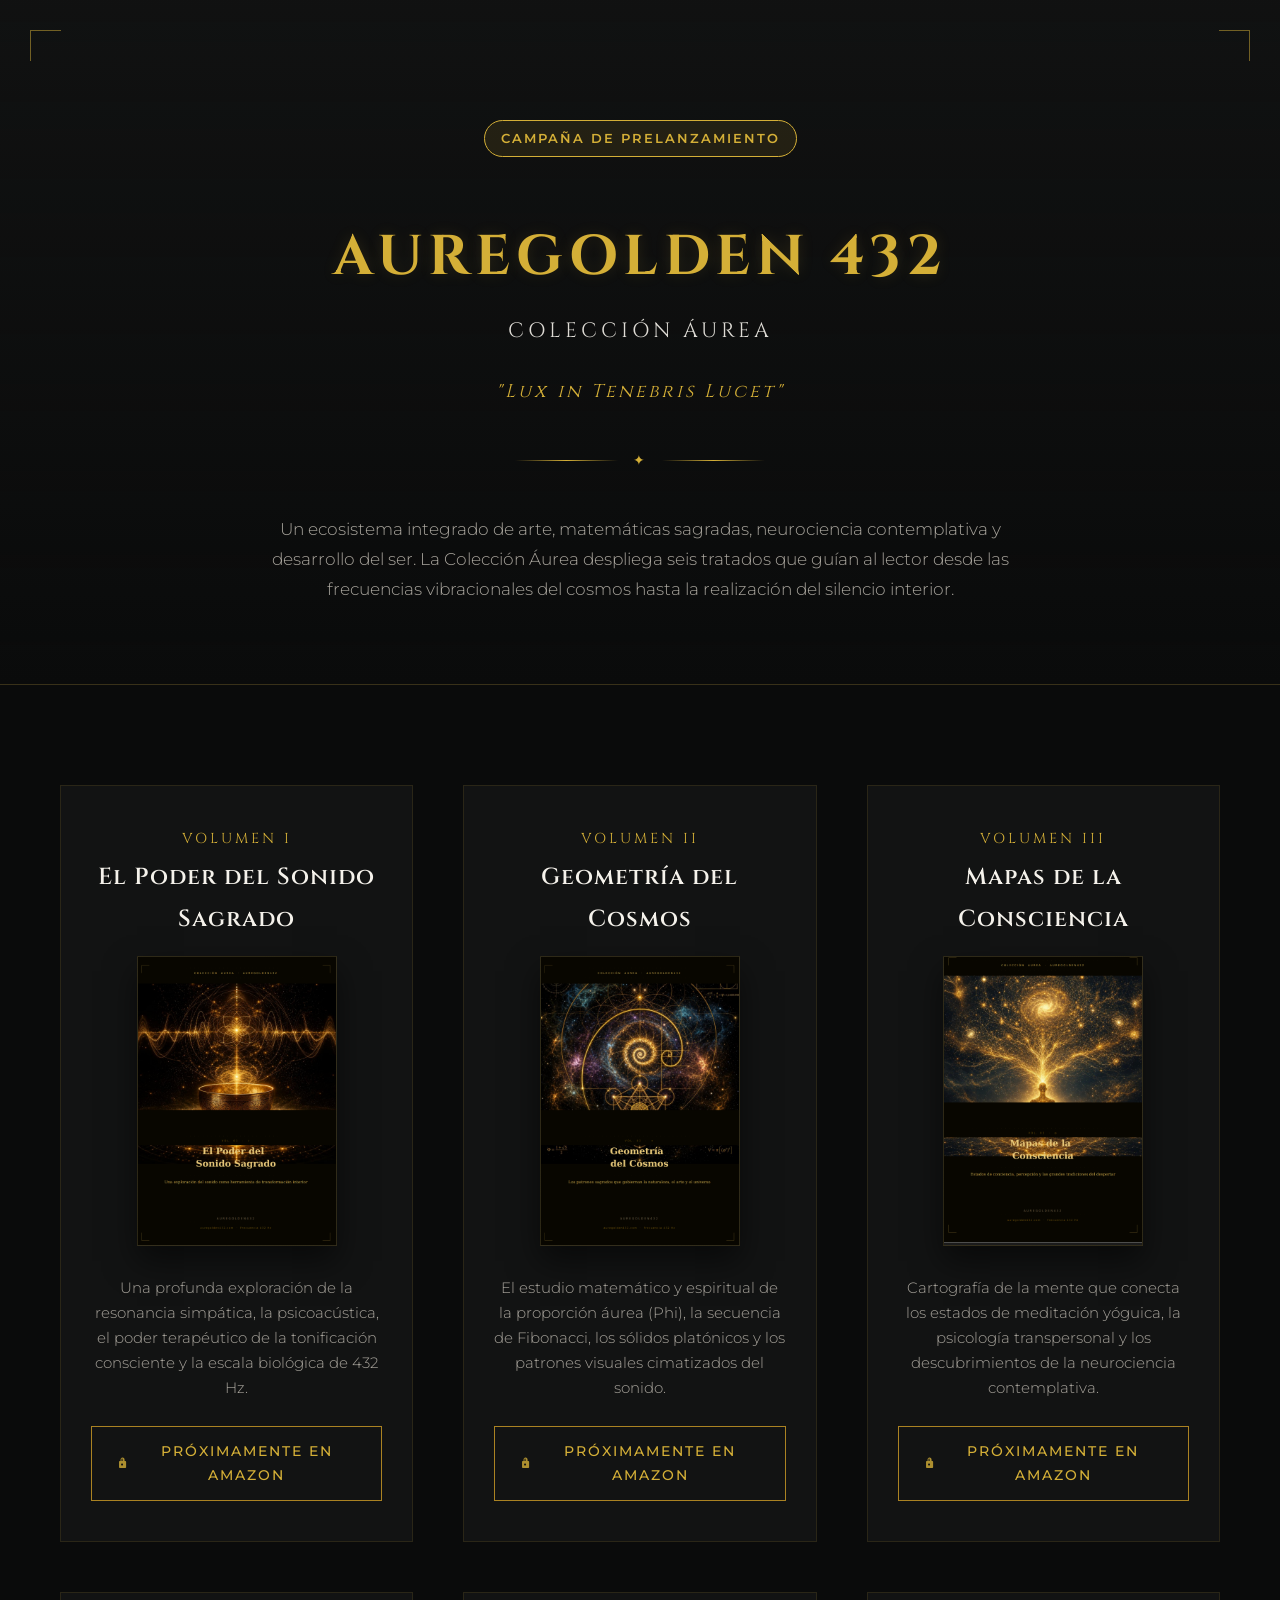
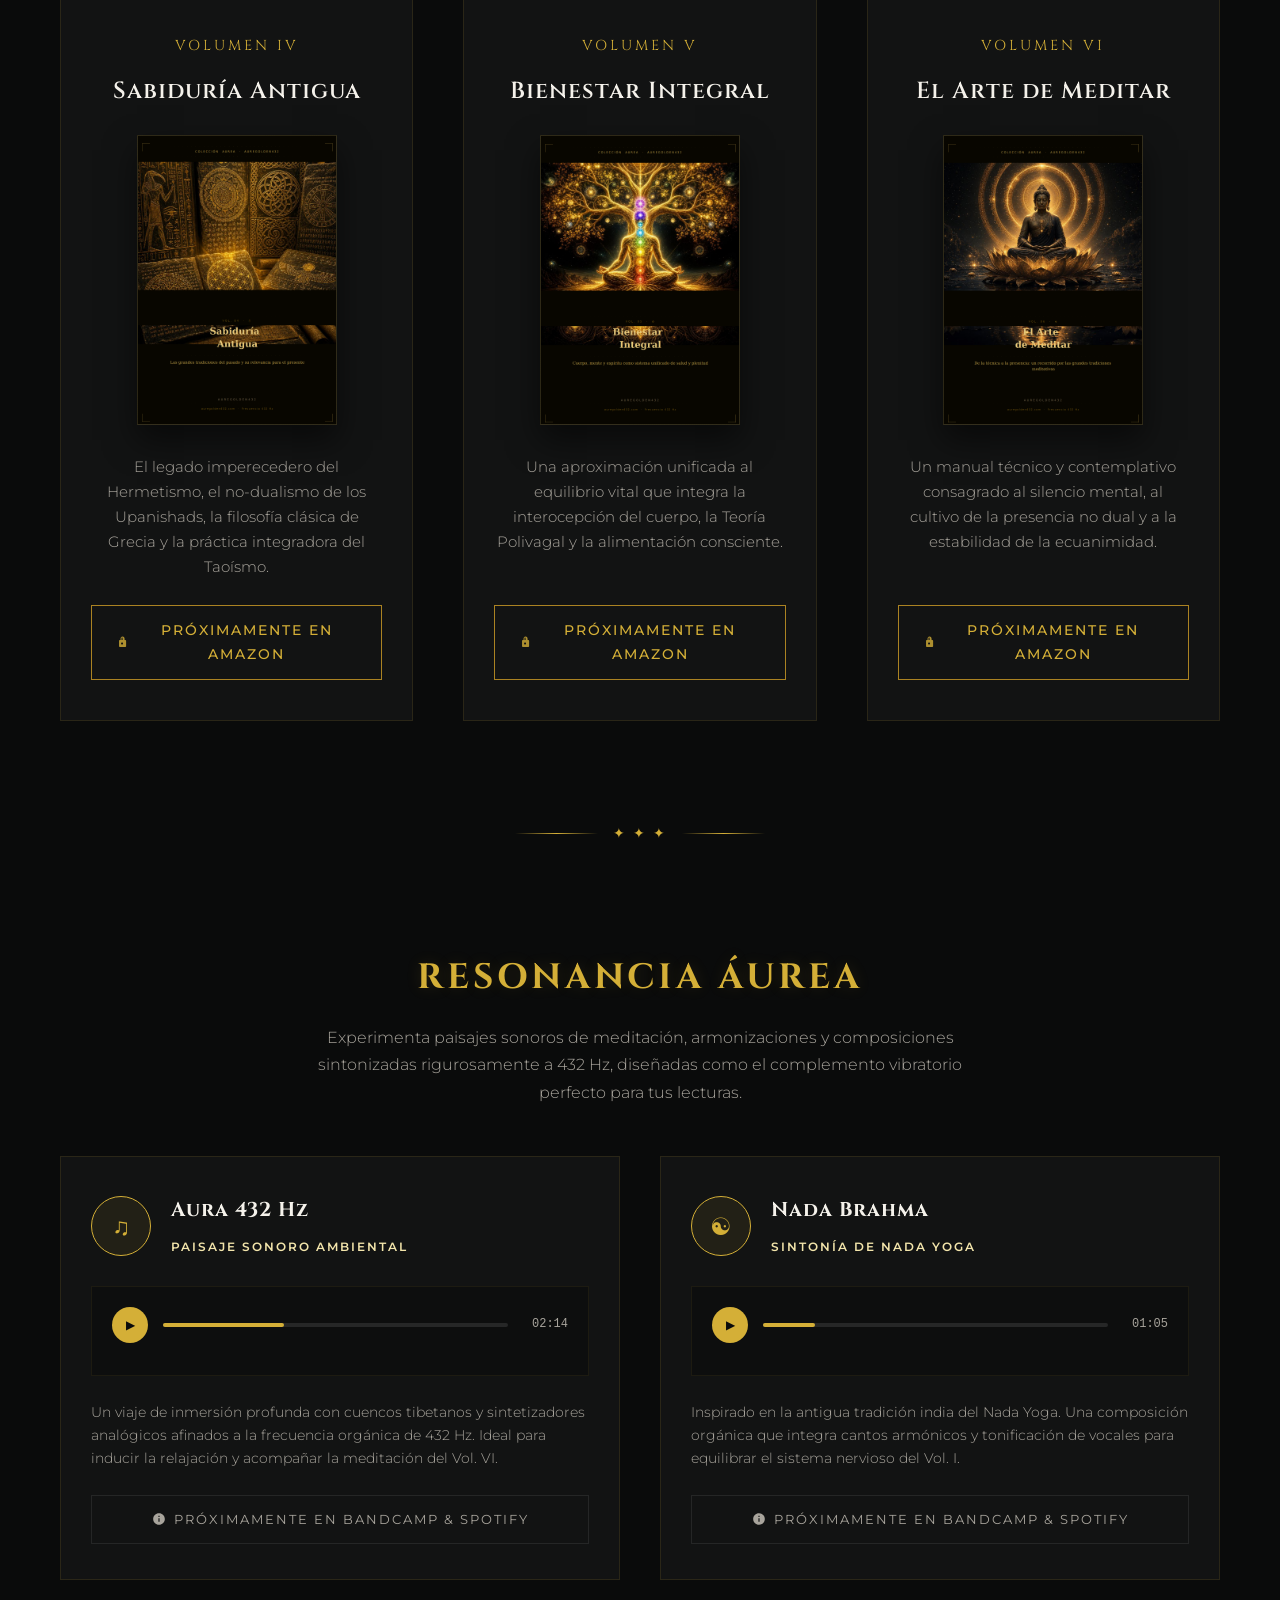
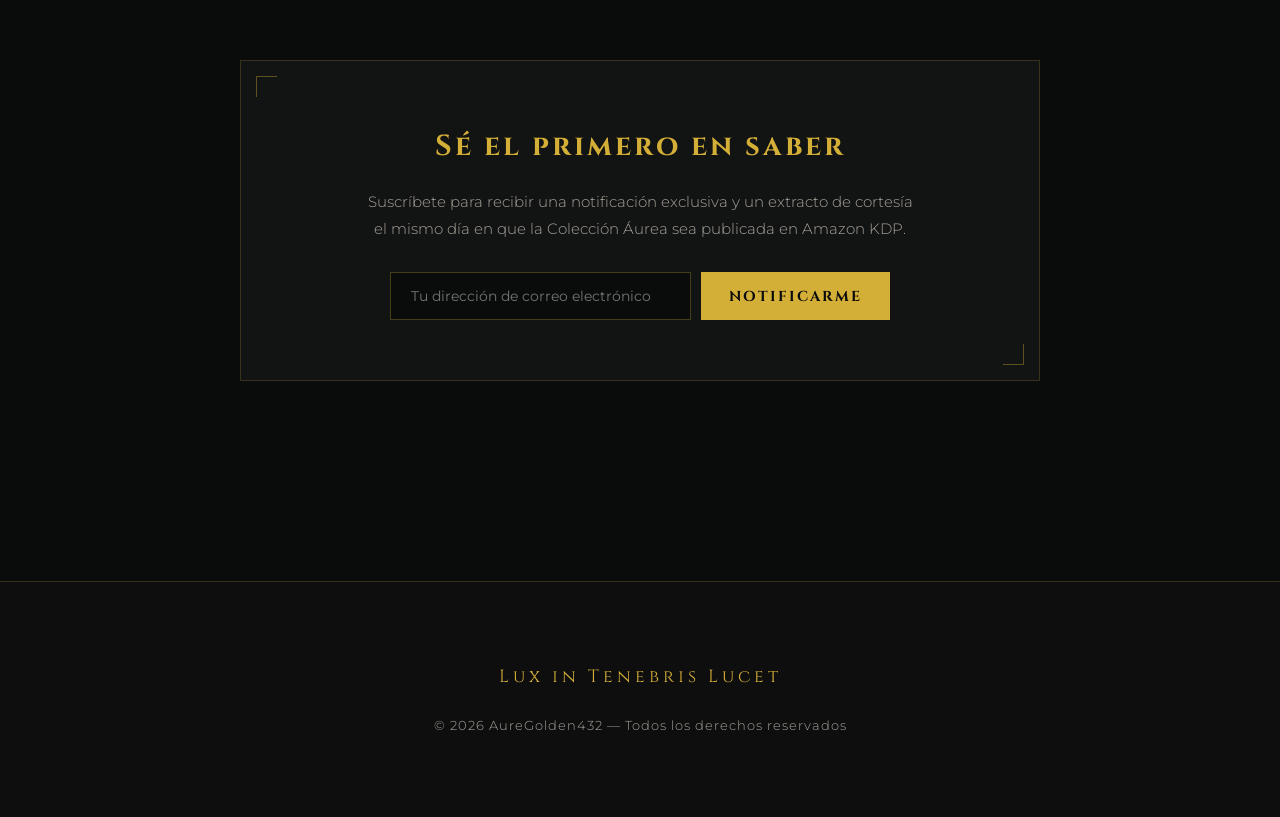
<file: biblioteca.html>
<!DOCTYPE html>
<html lang="es">
<head>
    <meta charset="UTF-8">
    <meta name="viewport" content="width=device-width, initial-scale=1.0">
    <title>AureGolden 432 — Colección Áurea (Edición Limitada)</title>
    <link rel="canonical" href="https://auregolden432.com/biblioteca.html"/>
    <meta name="description" content="Colección Áurea: seis libros de AureGolden432 sobre el sonido, la afinación en 432 Hz, la geometría, la consciencia y la meditación."/>
    <!-- Fuentes elegantes de Google Fonts -->
    <link href="https://fonts.googleapis.com/css2?family=Cinzel:wght@400;600;700&family=Montserrat:wght@300;400;500;600&display=swap" rel="stylesheet">
    <style>
        :root {
            --bg-deep: #0A0B0B;        /* Fondo oscuro suavizado para evitar fatiga */
            --bg-card: #121313;        /* Fondo de tarjetas carbón profundo */
            --gold: #D4AF37;           /* Dorado metálico principal */
            --gold-light: #F3E5AB;     /* Champaña suave para brillos y textos finos */
            --gold-dark: #AA8222;      /* Dorado envejecido para sombras y bordes */
            --text-light: #F5F2EB;     /* Crema cálido para el texto de lectura */
            --text-muted: #A8A49C;     /* Gris warm para subtítulos y descripciones */
            --border-gold: rgba(212, 175, 55, 0.2);
        }

        /* Reset y estilos base */
        * {
            box-sizing: border-box;
            margin: 0;
            padding: 0;
        }

        body {
            background-color: var(--bg-deep);
            color: var(--text-light);
            font-family: 'Montserrat', sans-serif;
            line-height: 1.8;
            overflow-x: hidden;
        }

        /* Adornos geométricos */
        .gold-divider {
            display: flex;
            align-items: center;
            justify-content: center;
            margin: 40px auto;
            max-width: 250px;
        }

        .gold-divider::before, .gold-divider::after {
            content: "";
            flex: 1;
            height: 1px;
            background: linear-gradient(90deg, transparent, var(--gold), transparent);
        }

        .gold-divider span {
            color: var(--gold);
            margin: 0 15px;
            font-size: 14px;
            letter-spacing: 2px;
        }

        /* Encabezado Monumental */
        header {
            position: relative;
            text-align: center;
            padding: 120px 20px 80px 20px;
            background: linear-gradient(180deg, rgba(18, 19, 19, 0.8) 0%, rgba(10, 11, 11, 0) 100%);
            border-bottom: 1px solid var(--border-gold);
        }

        /* Esquinas decorativas del Header */
        header::before, header::after {
            content: "";
            position: absolute;
            width: 30px;
            height: 30px;
            border-color: var(--gold);
            border-style: solid;
            pointer-events: none;
            opacity: 0.5;
        }
        header::before { top: 30px; left: 30px; border-width: 1px 0 0 1px; }
        header::after { top: 30px; right: 30px; border-width: 1px 1px 0 0; }

        h1 {
            font-family: 'Cinzel', serif;
            color: var(--gold);
            font-size: 3.5rem;
            font-weight: 700;
            margin-bottom: 5px;
            letter-spacing: 6px;
            text-shadow: 0 0 15px rgba(212, 175, 55, 0.15);
        }

        .subtitle {
            font-family: 'Cinzel', serif;
            font-size: 1.3rem;
            letter-spacing: 4px;
            color: var(--text-light);
            text-transform: uppercase;
            opacity: 0.9;
        }

        .motto {
            font-family: 'Cinzel', serif;
            font-style: italic;
            color: var(--gold);
            margin: 25px 0;
            font-size: 1.15rem;
            letter-spacing: 3px;
        }

        .header-description {
            max-width: 750px;
            margin: 25px auto 0 auto;
            font-size: 1.05rem;
            color: var(--text-muted);
            font-weight: 300;
        }

        /* Contenedor y Cuadrícula */
        .container {
            max-width: 1200px;
            margin: 0 auto;
            padding: 80px 20px;
        }

        .pre-release-badge {
            display: inline-block;
            background-color: rgba(212, 175, 55, 0.1);
            border: 1px solid var(--gold);
            color: var(--gold);
            padding: 6px 16px;
            font-size: 0.8rem;
            letter-spacing: 2px;
            text-transform: uppercase;
            font-weight: 600;
            margin-bottom: 50px;
            border-radius: 20px;
        }

        .grid {
            display: grid;
            grid-template-columns: repeat(auto-fit, minmax(340px, 1fr));
            gap: 50px;
            margin-top: 20px;
        }

        /* Tarjetas de Libros */
        .card {
            background-color: var(--bg-card);
            border: 1px solid rgba(212, 175, 55, 0.12);
            padding: 40px 30px;
            position: relative;
            transition: all 0.4s cubic-bezier(0.165, 0.84, 0.44, 1);
            display: flex;
            flex-direction: column;
            align-items: center;
            text-align: center;
        }

        /* Esquinas de diseño en L en tarjetas (al pasar el cursor) */
        .card::before, .card::after {
            content: "";
            position: absolute;
            width: 15px;
            height: 15px;
            border-color: var(--gold);
            border-style: solid;
            opacity: 0;
            transition: all 0.3s ease;
            pointer-events: none;
        }
        /* Esquina superior izquierda */
        .card::before { top: 15px; left: 15px; border-width: 1px 0 0 1px; }
        /* Esquina inferior derecha */
        .card::after { bottom: 15px; right: 15px; border-width: 0 1px 1px 0; }

        .card:hover {
            transform: translateY(-8px);
            border-color: rgba(212, 175, 55, 0.4);
            box-shadow: 0 15px 35px rgba(0, 0, 0, 0.6), 0 0 25px rgba(212, 175, 55, 0.05);
        }

        .card:hover::before, .card:hover::after {
            opacity: 0.7;
        }

        /* Portadas e Ilustraciones */
        .cover-container {
            width: 200px;
            height: 290px;
            position: relative;
            margin-bottom: 30px;
            box-shadow: 0 15px 30px rgba(0, 0, 0, 0.5);
            background: linear-gradient(135deg, #181919 0%, #0d0e0e 100%);
            border: 1px solid rgba(212, 175, 55, 0.15);
            transition: transform 0.3s ease;
        }

        .card:hover .cover-container {
            transform: scale(1.03);
            border-color: var(--gold);
        }

        .cover-img {
            width: 100%;
            height: 100%;
            object-fit: cover;
        }

        /* Marcador de Libro (cuando la imagen no carga) */
        .cover-fallback {
            position: absolute;
            top: 0;
            left: 0;
            width: 100%;
            height: 100%;
            display: flex;
            flex-direction: column;
            align-items: center;
            justify-content: center;
            padding: 20px;
            color: var(--gold);
            background: linear-gradient(135deg, #141515 0%, #070808 100%);
        }

        .cover-fallback .symbol {
            font-size: 2.2rem;
            margin-bottom: 10px;
        }

        .cover-fallback .vol {
            font-family: 'Cinzel', serif;
            font-size: 0.85rem;
            letter-spacing: 2px;
            text-transform: uppercase;
            opacity: 0.8;
        }

        /* Títulos y Sinopsis */
        .card-num {
            font-family: 'Cinzel', serif;
            color: var(--gold);
            font-size: 0.9rem;
            letter-spacing: 3px;
            text-transform: uppercase;
            margin-bottom: 5px;
        }

        .card h3 {
            font-family: 'Cinzel', serif;
            color: var(--text-light);
            font-size: 1.45rem;
            font-weight: 600;
            letter-spacing: 1px;
            margin-bottom: 15px;
            min-height: 56px;
            display: flex;
            align-items: center;
            justify-content: center;
        }

        .card p {
            font-size: 0.92rem;
            color: var(--text-muted);
            font-weight: 300;
            line-height: 1.7;
            flex-grow: 1;
            margin-bottom: 25px;
        }

        /* Botón de Venta (Próximamente) */
        .btn-coming {
            display: flex;
            align-items: center;
            justify-content: center;
            background-color: transparent;
            color: var(--gold);
            border: 1px solid var(--gold-dark);
            padding: 12px 24px;
            text-decoration: none;
            font-weight: 500;
            font-size: 0.85rem;
            letter-spacing: 2px;
            text-transform: uppercase;
            transition: all 0.3s ease;
            width: 100%;
            cursor: default;
        }

        .btn-coming svg {
            margin-right: 8px;
            fill: var(--gold);
            width: 14px;
            height: 14px;
            opacity: 0.8;
        }

        .card:hover .btn-coming {
            background-color: rgba(212, 175, 55, 0.05);
            border-color: var(--gold);
            box-shadow: 0 0 15px rgba(212, 175, 55, 0.1);
        }

        /* Sección de Registro / Notificación */
        .notify-section {
            background-color: var(--bg-card);
            border: 1px solid var(--border-gold);
            max-width: 800px;
            margin: 80px auto 20px auto;
            padding: 60px 40px;
            text-align: center;
            position: relative;
        }

        /* Esquinas de la sección de notificación */
        .notify-section::before, .notify-section::after {
            content: "";
            position: absolute;
            width: 20px;
            height: 20px;
            border-color: var(--gold);
            border-style: solid;
            opacity: 0.4;
        }
        .notify-section::before { top: 15px; left: 15px; border-width: 1px 0 0 1px; }
        .notify-section::after { bottom: 15px; right: 15px; border-width: 0 1px 1px 0; }

        .notify-section h2 {
            font-family: 'Cinzel', serif;
            color: var(--gold);
            font-size: 1.8rem;
            margin-bottom: 15px;
            letter-spacing: 3px;
        }

        .notify-section p {
            color: var(--text-muted);
            font-size: 0.95rem;
            max-width: 550px;
            margin: 0 auto 30px auto;
            font-weight: 300;
        }

        /* Formulario */
        .notify-form {
            display: flex;
            max-width: 500px;
            margin: 0 auto;
            gap: 10px;
        }

        .notify-input {
            flex-grow: 1;
            background-color: var(--bg-deep);
            border: 1px solid rgba(212, 175, 55, 0.3);
            padding: 14px 20px;
            color: var(--text-light);
            font-family: 'Montserrat', sans-serif;
            font-size: 0.9rem;
            outline: none;
            transition: all 0.3s ease;
        }

        .notify-input:focus {
            border-color: var(--gold);
            box-shadow: 0 0 10px rgba(212, 175, 55, 0.1);
        }

        .notify-btn {
            background-color: var(--gold);
            color: var(--bg-deep);
            border: none;
            padding: 14px 28px;
            font-family: 'Cinzel', serif;
            font-weight: 700;
            font-size: 0.9rem;
            letter-spacing: 2px;
            cursor: pointer;
            transition: all 0.3s ease;
            text-transform: uppercase;
        }

        .notify-btn:hover {
            background-color: var(--gold-light);
            box-shadow: 0 0 15px rgba(212, 175, 55, 0.3);
        }

        /* Footer */
        footer {
            text-align: center;
            padding: 80px 20px;
            border-top: 1px solid var(--border-gold);
            margin-top: 100px;
            background-color: rgba(18, 19, 19, 0.5);
        }

        footer .f-motto {
            font-family: 'Cinzel', serif;
            color: var(--gold);
            letter-spacing: 4px;
            font-size: 1.1rem;
            margin-bottom: 20px;
        }

        footer .f-rights {
            font-size: 0.8rem;
            color: var(--text-muted);
            letter-spacing: 1px;
            font-weight: 300;
        }

        /* Responsividad */
        @media (max-width: 768px) {
            h1 { font-size: 2.5rem; }
            .notify-form { flex-direction: column; }
            .notify-btn { width: 100%; }
        }

        /* =================================********* */
        /* SECCIÓN DE MÚSICA / PAISAJES SONOROS */
        /* =================================********* */
        .music-section-title {
            font-family: 'Cinzel', serif;
            color: var(--gold);
            font-size: 2.2rem;
            text-align: center;
            margin: 100px auto 15px auto;
            letter-spacing: 4px;
            text-transform: uppercase;
            text-shadow: 0 0 15px rgba(212, 175, 55, 0.15);
        }

        .music-section-description {
            text-align: center;
            max-width: 650px;
            margin: 0 auto 50px auto;
            color: var(--text-muted);
            font-size: 1rem;
            font-weight: 300;
            line-height: 1.7;
        }

        .music-grid {
            display: grid;
            grid-template-columns: repeat(auto-fit, minmax(320px, 1fr));
            gap: 40px;
            margin-bottom: 80px;
        }

        .music-card {
            background-color: var(--bg-card);
            border: 1px solid rgba(212, 175, 55, 0.12);
            padding: 35px 30px;
            position: relative;
            display: flex;
            flex-direction: column;
            transition: all 0.4s cubic-bezier(0.165, 0.84, 0.44, 1);
        }

        /* Esquinas de diseño en L en tarjetas de música */
        .music-card::before, .music-card::after {
            content: "";
            position: absolute;
            width: 15px;
            height: 15px;
            border-color: var(--gold);
            border-style: solid;
            opacity: 0;
            transition: all 0.3s ease;
            pointer-events: none;
        }
        .music-card::before { top: 15px; left: 15px; border-width: 1px 0 0 1px; }
        .music-card::after { bottom: 15px; right: 15px; border-width: 0 1px 1px 0; }

        .music-card:hover {
            transform: translateY(-5px);
            border-color: rgba(212, 175, 55, 0.4);
            box-shadow: 0 15px 35px rgba(0, 0, 0, 0.6), 0 0 25px rgba(212, 175, 55, 0.05);
        }

        .music-card:hover::before, .music-card:hover::after {
            opacity: 0.7;
        }

        .track-info {
            display: flex;
            align-items: center;
            gap: 20px;
            margin-bottom: 25px;
        }

        .track-icon-wrapper {
            width: 60px;
            height: 60px;
            background-color: rgba(212, 175, 55, 0.08);
            border: 1px solid var(--gold);
            border-radius: 50%;
            display: flex;
            align-items: center;
            justify-content: center;
            color: var(--gold);
            font-size: 1.5rem;
            flex-shrink: 0;
            transition: all 0.3s ease;
        }

        .music-card:hover .track-icon-wrapper {
            background-color: var(--gold);
            color: var(--bg-deep);
            box-shadow: 0 0 15px rgba(212, 175, 55, 0.25);
        }

        .track-meta h4 {
            font-family: 'Cinzel', serif;
            color: var(--text-light);
            font-size: 1.25rem;
            letter-spacing: 1px;
            margin-bottom: 4px;
        }

        .track-meta span {
            color: var(--gold-light);
            font-size: 0.75rem;
            letter-spacing: 2px;
            text-transform: uppercase;
            font-weight: 600;
        }

        /* Reproductor Simulado */
        .player-simulated {
            background: rgba(10, 11, 11, 0.6);
            border: 1px solid rgba(212, 175, 55, 0.08);
            padding: 20px;
            margin-bottom: 25px;
        }

        .player-controls {
            display: flex;
            align-items: center;
            gap: 15px;
            margin-bottom: 12px;
        }

        .play-btn-sim {
            width: 36px;
            height: 36px;
            border-radius: 50%;
            background-color: var(--gold);
            color: var(--bg-deep);
            display: flex;
            align-items: center;
            justify-content: center;
            font-size: 0.75rem;
            cursor: pointer;
            transition: all 0.2s ease;
            border: none;
        }

        .play-btn-sim:hover {
            transform: scale(1.08);
            background-color: var(--gold-light);
        }

        .progress-bar-container {
            flex-grow: 1;
            height: 4px;
            background-color: rgba(255, 255, 255, 0.1);
            border-radius: 2px;
            position: relative;
        }

        .progress-bar-fill {
            height: 100%;
            background-color: var(--gold);
            border-radius: 2px;
            position: absolute;
            top: 0;
            left: 0;
        }

        .fill-35 { width: 35%; }
        .fill-15 { width: 15%; }

        .time-display {
            font-size: 0.75rem;
            color: var(--text-muted);
            min-width: 45px;
            text-align: right;
            font-family: monospace;
        }

        .track-text {
            font-size: 0.9rem;
            color: var(--text-muted);
            font-weight: 300;
            line-height: 1.6;
            margin-bottom: 25px;
            flex-grow: 1;
        }

        .btn-music-release {
            display: flex;
            align-items: center;
            justify-content: center;
            background-color: transparent;
            color: var(--text-muted);
            border: 1px solid rgba(255,255,255,0.08);
            padding: 12px 24px;
            font-size: 0.8rem;
            letter-spacing: 2px;
            text-transform: uppercase;
            text-decoration: none;
            transition: all 0.3s ease;
            width: 100%;
            cursor: default;
        }

        .music-card:hover .btn-music-release {
            color: var(--gold-light);
            border-color: rgba(212,175,55,0.3);
            background-color: rgba(212, 175, 55, 0.03);
        }

        .btn-music-release svg {
            margin-right: 8px;
            fill: currentColor;
            width: 14px;
            height: 14px;
        }
    </style>
</head>
<body>

    <header>
        <div class="pre-release-badge">Campaña de Prelanzamiento</div>
        <h1>AUREGOLDEN 432</h1>
        <div class="subtitle">Colección Áurea</div>
        <p class="motto">"Lux in Tenebris Lucet"</p>
        <div class="gold-divider"><span>✦</span></div>
        <p class="header-description">
            Un ecosistema integrado de arte, matemáticas sagradas, neurociencia contemplativa y desarrollo del ser.
            La Colección Áurea despliega seis tratados que guían al lector desde las frecuencias vibracionales del cosmos hasta la realización del silencio interior.
        </p>
    </header>

    <div class="container">
        <div class="grid">

            <!-- Volumen I -->
            <div class="card">
                <div class="card-num">Volumen I</div>
                <h3>El Poder del Sonido Sagrado</h3>
                <div class="cover-container">
                    <img src="./images/vol1_el_poder_del_sonido_sagrado.png" alt="Volumen I Cover" class="cover-img" onerror="this.style.display='none'; this.nextElementSibling.style.display='flex';">
                    <div class="cover-fallback" style="display:none;">
                        <span class="symbol">♪</span>
                        <span class="vol">Vol. I</span>
                    </div>
                </div>
                <p>Una profunda exploración de la resonancia simpática, la psicoacústica, el poder terapéutico de la tonificación consciente y la escala biológica de 432 Hz.</p>
                <div class="btn-coming">
                    <svg viewBox="0 0 24 24"><path d="M18 8h-1V6c0-2.76-1.24-5-4-5S9 3.24 9 6v2H8c-1.1 0-2 .9-2 2v10c0 1.1.9 2 2 2h10c1.1 0 2-.9 2-2V10c0-1.1-.9-2-2-2zm-6 9c-1.1 0-2-.9-2-2s.9-2 2-2 2 .9 2 2-.9 2-2 2zm3.1-9H10.9V6c0-1.66.3-3 1.1-3s1.1 1.34 1.1 3v2z"/></svg>
                    Próximamente en Amazon
                </div>
            </div>

            <!-- Volumen II -->
            <div class="card">
                <div class="card-num">Volumen II</div>
                <h3>Geometría del Cosmos</h3>
                <div class="cover-container">
                    <img src="./images/vol2_geometria_del_cosmos.png" alt="Volumen II Cover" class="cover-img" onerror="this.style.display='none'; this.nextElementSibling.style.display='flex';">
                    <div class="cover-fallback" style="display:none;">
                        <span class="symbol">✦</span>
                        <span class="vol">Vol. II</span>
                    </div>
                </div>
                <p>El estudio matemático y espiritual de la proporción áurea (Phi), la secuencia de Fibonacci, los sólidos platónicos y los patrones visuales cimatizados del sonido.</p>
                <div class="btn-coming">
                    <svg viewBox="0 0 24 24"><path d="M18 8h-1V6c0-2.76-1.24-5-4-5S9 3.24 9 6v2H8c-1.1 0-2 .9-2 2v10c0 1.1.9 2 2 2h10c1.1 0 2-.9 2-2V10c0-1.1-.9-2-2-2zm-6 9c-1.1 0-2-.9-2-2s.9-2 2-2 2 .9 2 2-.9 2-2 2zm3.1-9H10.9V6c0-1.66.3-3 1.1-3s1.1 1.34 1.1 3v2z"/></svg>
                    Próximamente en Amazon
                </div>
            </div>

            <!-- Volumen III -->
            <div class="card">
                <div class="card-num">Volumen III</div>
                <h3>Mapas de la Consciencia</h3>
                <div class="cover-container">
                    <img src="./images/vol3_mapas_de_la_consciencia.png" alt="Volumen III Cover" class="cover-img" onerror="this.style.display='none'; this.nextElementSibling.style.display='flex';">
                    <div class="cover-fallback" style="display:none;">
                        <span class="symbol">◎</span>
                        <span class="vol">Vol. III</span>
                    </div>
                </div>
                <p>Cartografía de la mente que conecta los estados de meditación yóguica, la psicología transpersonal y los descubrimientos de la neurociencia contemplativa.</p>
                <div class="btn-coming">
                    <svg viewBox="0 0 24 24"><path d="M18 8h-1V6c0-2.76-1.24-5-4-5S9 3.24 9 6v2H8c-1.1 0-2 .9-2 2v10c0 1.1.9 2 2 2h10c1.1 0 2-.9 2-2V10c0-1.1-.9-2-2-2zm-6 9c-1.1 0-2-.9-2-2s.9-2 2-2 2 .9 2 2-.9 2-2 2zm3.1-9H10.9V6c0-1.66.3-3 1.1-3s1.1 1.34 1.1 3v2z"/></svg>
                    Próximamente en Amazon
                </div>
            </div>

            <!-- Volumen IV -->
            <div class="card">
                <div class="card-num">Volumen IV</div>
                <h3>Sabiduría Antigua</h3>
                <div class="cover-container">
                    <img src="./images/vol4_sabiduria_antigua.png" alt="Volumen IV Cover" class="cover-img" onerror="this.style.display='none'; this.nextElementSibling.style.display='flex';">
                    <div class="cover-fallback" style="display:none;">
                        <span class="symbol">▢</span>
                        <span class="vol">Vol. IV</span>
                    </div>
                </div>
                <p>El legado imperecedero del Hermetismo, el no-dualismo de los Upanishads, la filosofía clásica de Grecia y la práctica integradora del Taoísmo.</p>
                <div class="btn-coming">
                    <svg viewBox="0 0 24 24"><path d="M18 8h-1V6c0-2.76-1.24-5-4-5S9 3.24 9 6v2H8c-1.1 0-2 .9-2 2v10c0 1.1.9 2 2 2h10c1.1 0 2-.9 2-2V10c0-1.1-.9-2-2-2zm-6 9c-1.1 0-2-.9-2-2s.9-2 2-2 2 .9 2 2-.9 2-2 2zm3.1-9H10.9V6c0-1.66.3-3 1.1-3s1.1 1.34 1.1 3v2z"/></svg>
                    Próximamente en Amazon
                </div>
            </div>

            <!-- Volumen V -->
            <div class="card">
                <div class="card-num">Volumen V</div>
                <h3>Bienestar Integral</h3>
                <div class="cover-container">
                    <img src="./images/vol5_bienestar_integral.png" alt="Volumen V Cover" class="cover-img" onerror="this.style.display='none'; this.nextElementSibling.style.display='flex';">
                    <div class="cover-fallback" style="display:none;">
                        <span class="symbol">✿</span>
                        <span class="vol">Vol. V</span>
                    </div>
                </div>
                <p>Una aproximación unificada al equilibrio vital que integra la interocepción del cuerpo, la Teoría Polivagal y la alimentación consciente.</p>
                <div class="btn-coming">
                    <svg viewBox="0 0 24 24"><path d="M18 8h-1V6c0-2.76-1.24-5-4-5S9 3.24 9 6v2H8c-1.1 0-2 .9-2 2v10c0 1.1.9 2 2 2h10c1.1 0 2-.9 2-2V10c0-1.1-.9-2-2-2zm-6 9c-1.1 0-2-.9-2-2s.9-2 2-2 2 .9 2 2-.9 2-2 2zm3.1-9H10.9V6c0-1.66.3-3 1.1-3s1.1 1.34 1.1 3v2z"/></svg>
                    Próximamente en Amazon
                </div>
            </div>

            <!-- Volumen VI -->
            <div class="card">
                <div class="card-num">Volumen VI</div>
                <h3>El Arte de Meditar</h3>
                <div class="cover-container">
                    <img src="./images/vol6_el_arte_de_meditar.png" alt="Volumen VI Cover" class="cover-img" onerror="this.style.display='none'; this.nextElementSibling.style.display='flex';">
                    <div class="cover-fallback" style="display:none;">
                        <span class="symbol">☯</span>
                        <span class="vol">Vol. VI</span>
                    </div>
                </div>
                <p>Un manual técnico y contemplativo consagrado al silencio mental, al cultivo de la presencia no dual y a la estabilidad de la ecuanimidad.</p>
                <div class="btn-coming">
                    <svg viewBox="0 0 24 24"><path d="M18 8h-1V6c0-2.76-1.24-5-4-5S9 3.24 9 6v2H8c-1.1 0-2 .9-2 2v10c0 1.1.9 2 2 2h10c1.1 0 2-.9 2-2V10c0-1.1-.9-2-2-2zm-6 9c-1.1 0-2-.9-2-2s.9-2 2-2 2 .9 2 2-.9 2-2 2zm3.1-9H10.9V6c0-1.66.3-3 1.1-3s1.1 1.34 1.1 3v2z"/></svg>
                    Próximamente en Amazon
                </div>
            </div>

        </div>


        <!-- División Áurea Decorativa -->
        <div class="gold-divider" style="margin: 100px auto 40px auto;"><span>✦ ✦ ✦</span></div>

        <!-- SECCIÓN DE RESONANCIA SONORA / MÚSICA -->
        <h2 class="music-section-title">Resonancia Áurea</h2>
        <p class="music-section-description">
            Experimenta paisajes sonoros de meditación, armonizaciones y composiciones sintonizadas rigurosamente a 432 Hz, diseñadas como el complemento vibratorio perfecto para tus lecturas.
        </p>

        <div class="music-grid">

            <!-- Álbum / Pista 1 -->
            <div class="music-card">
                <div class="track-info">
                    <div class="track-icon-wrapper">
                        <span>♫</span>
                    </div>
                    <div class="track-meta">
                        <h4>Aura 432 Hz</h4>
                        <span>Paisaje Sonoro Ambiental</span>
                    </div>
                </div>

                <!-- Reproductor Simulado -->
                <div class="player-simulated">
                    <div class="player-controls">
                        <button class="play-btn-sim" onclick="alert('Esta es una demostración visual. Podrás escuchar la pista de alta calidad cuando sea lanzada oficialmente.')">▶</button>
                        <div class="progress-bar-container">
                            <div class="progress-bar-fill fill-35"></div>
                        </div>
                        <div class="time-display">02:14</div>
                    </div>
                </div>

                <p class="track-text">Un viaje de inmersión profunda con cuencos tibetanos y sintetizadores analógicos afinados a la frecuencia orgánica de 432 Hz. Ideal para inducir la relajación y acompañar la meditación del Vol. VI.</p>

                <div class="btn-music-release">
                    <svg viewBox="0 0 24 24"><path d="M12 2C6.48 2 2 6.48 2 12s4.48 10 10 10 10-4.48 10-10S17.52 2 12 2zm1 14.5h-2v-6h2v6zm0-8h-2V6.5h2v2z"/></svg>
                    Próximamente en Bandcamp & Spotify
                </div>
            </div>

            <!-- Álbum / Pista 2 -->
            <div class="music-card">
                <div class="track-info">
                    <div class="track-icon-wrapper">
                        <span>☯</span>
                    </div>
                    <div class="track-meta">
                        <h4>Nada Brahma</h4>
                        <span>Sintonía de Nada Yoga</span>
                    </div>
                </div>

                <!-- Reproductor Simulado -->
                <div class="player-simulated">
                    <div class="player-controls">
                        <button class="play-btn-sim" onclick="alert('Esta es una demostración visual. Podrás escuchar la pista de alta calidad cuando sea lanzada oficialmente.')">▶</button>
                        <div class="progress-bar-container">
                            <div class="progress-bar-fill fill-15"></div>
                        </div>
                        <div class="time-display">01:05</div>
                    </div>
                </div>

                <p class="track-text">Inspirado en la antigua tradición india del Nada Yoga. Una composición orgánica que integra cantos armónicos y tonificación de vocales para equilibrar el sistema nervioso del Vol. I.</p>

                <div class="btn-music-release">
                    <svg viewBox="0 0 24 24"><path d="M12 2C6.48 2 2 6.48 2 12s4.48 10 10 10 10-4.48 10-10S17.52 2 12 2zm1 14.5h-2v-6h2v6zm0-8h-2V6.5h2v2z"/></svg>
                    Próximamente en Bandcamp & Spotify
                </div>
            </div>

        </div>

        <!-- Sección de notificación -->
        <div class="notify-section">
            <h2>Sé el primero en saber</h2>
            <p>Suscríbete para recibir una notificación exclusiva y un extracto de cortesía el mismo día en que la Colección Áurea sea publicada en Amazon KDP.</p>
            <form class="notify-form" onsubmit="alert('¡Gracias! Te avisaremos tan pronto como la colección esté disponible en Amazon.'); this.reset(); return false;">
                <input type="email" class="notify-input" placeholder="Tu dirección de correo electrónico" required>
                <button type="submit" class="notify-btn">Notificarme</button>
            </form>
        </div>

    </div>

    <footer>
        <p class="f-motto">Lux in Tenebris Lucet</p>
        <p class="f-rights">© 2026 AureGolden432 — Todos los derechos reservados</p>
    </footer>

</body>
</html>
</file>
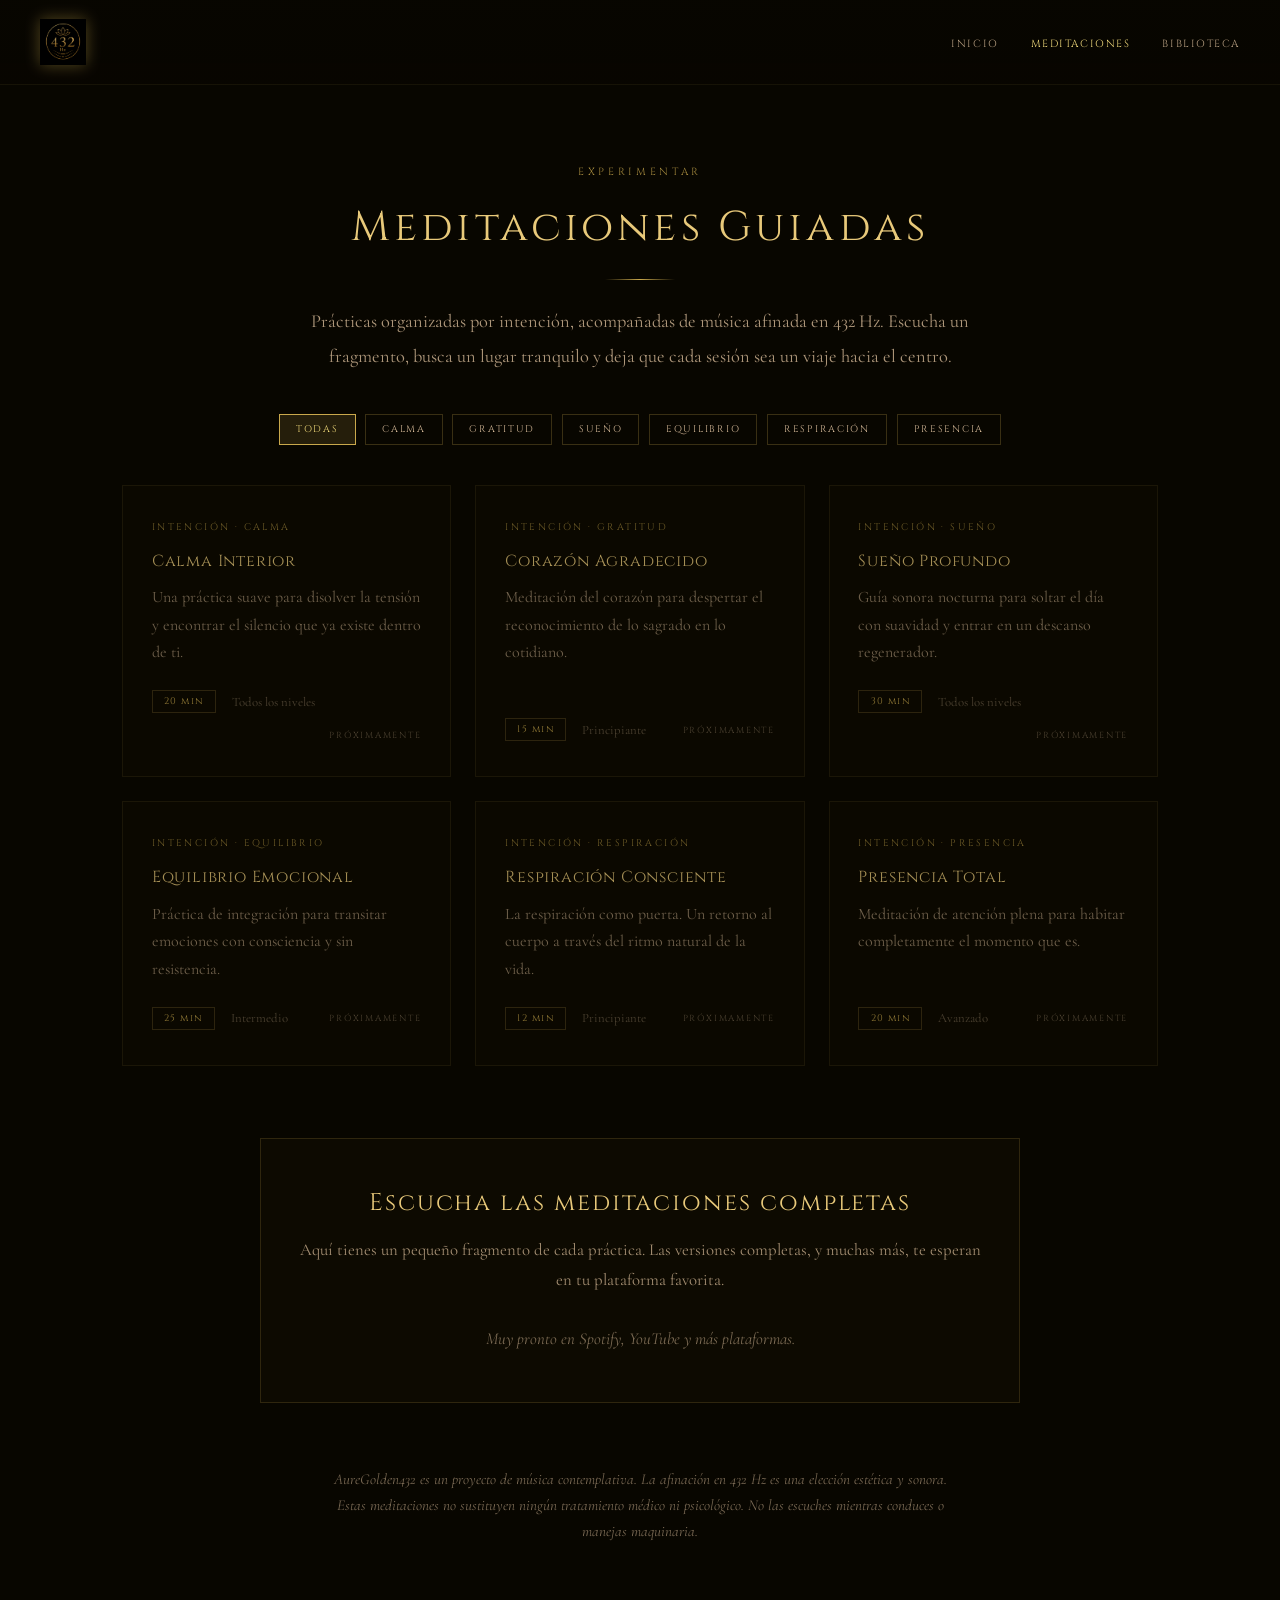
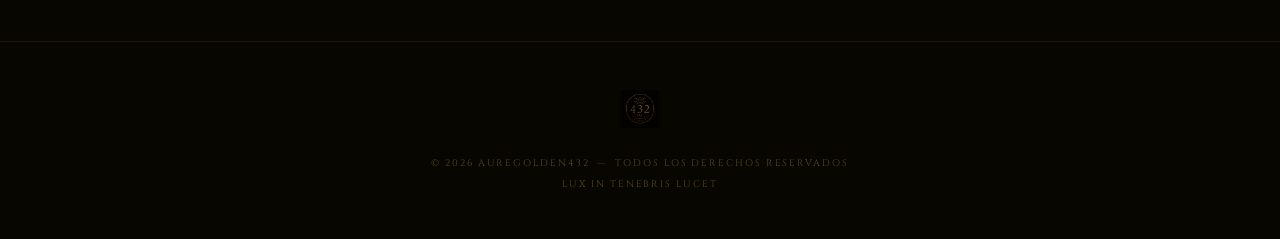
<file: meditaciones.html>
<!DOCTYPE html>
<html lang="es">
<head>
  <meta charset="UTF-8"/>
  <meta name="viewport" content="width=device-width, initial-scale=1.0"/>
  <title>Meditaciones Guiadas — AureGolden432</title>
    <link rel="canonical" href="https://auregolden432.com/meditaciones.html"/>
  <meta name="description" content="Meditaciones guiadas con música afinada en 432 Hz, organizadas por intención: calma, gratitud, sueño, equilibrio, respiración y presencia."/>
  <link rel="icon" href="images/logo.png"/>
  <link rel="preconnect" href="https://fonts.googleapis.com"/>
  <link rel="preconnect" href="https://fonts.gstatic.com" crossorigin/>
  <link href="https://fonts.googleapis.com/css2?family=Cinzel:wght@400;600;700&family=Cormorant+Garamond:ital,wght@0,300;0,400;0,600;1,300;1,400&display=swap" rel="stylesheet"/>
  <style>
    *,*::before,*::after{box-sizing:border-box;margin:0;padding:0;}
    :root{
      --negro:#080600;--negro-medio:#0d0a01;--negro-suave:#111008;
      --dorado:#C9A84C;--dorado-brillante:#F0D97A;--dorado-oscuro:#7A5C10;
      --champagne:#E8C97A;--crema:#D4B896;
      color-scheme:dark;
    }
    html{scroll-behavior:smooth;}
    body{background:var(--negro);color:var(--crema);font-family:'Cormorant Garamond',Georgia,serif;overflow-x:hidden;min-height:100vh;display:flex;flex-direction:column;}

    nav{position:sticky;top:0;z-index:100;padding:1.2rem 2.5rem;display:flex;align-items:center;justify-content:space-between;background:linear-gradient(to bottom,rgba(8,6,0,0.97),rgba(8,6,0,0.85));border-bottom:1px solid rgba(201,168,76,0.08);}
    nav a.logo img{height:46px;display:block;filter:drop-shadow(0 0 8px rgba(201,168,76,0.4));}
    nav ul{list-style:none;display:flex;gap:2rem;flex-wrap:wrap;}
    nav ul a{color:var(--crema);text-decoration:none;font-family:'Cinzel',serif;font-size:0.65rem;letter-spacing:0.15em;text-transform:uppercase;transition:color .3s;opacity:0.85;}
    nav ul a:hover,nav ul a[aria-current]{color:var(--dorado-brillante);opacity:1;}

    main{flex:1;}
    .sec{padding:5rem 2rem 6rem;max-width:1100px;margin:0 auto;text-align:center;}
    .sec-label{font-family:'Cinzel',serif;font-size:0.65rem;letter-spacing:0.35em;text-transform:uppercase;color:var(--dorado);margin-bottom:1.2rem;opacity:0.8;}
    h1.sec-title{font-family:'Cinzel',serif;font-size:clamp(1.6rem,3.5vw,2.6rem);font-weight:400;color:var(--champagne);letter-spacing:0.1em;margin-bottom:1.5rem;}
    .divider{width:70px;height:1px;background:linear-gradient(to right,transparent,var(--dorado),transparent);margin:1.5rem auto;}
    p.body-text{font-size:1.15rem;line-height:1.9;opacity:0.82;max-width:680px;margin:0 auto;}

    .filtros{display:flex;flex-wrap:wrap;justify-content:center;gap:0.6rem;margin-top:2.5rem;}
    .filtros button{background:none;border:1px solid rgba(201,168,76,0.25);color:var(--crema);font-family:'Cinzel',serif;font-size:0.6rem;letter-spacing:0.18em;text-transform:uppercase;padding:0.5rem 1rem;cursor:pointer;transition:all .3s;}
    .filtros button:hover{border-color:var(--dorado);}
    .filtros button.active{background:rgba(201,168,76,0.15);border-color:var(--dorado);color:var(--dorado-brillante);}

    .meditaciones-grid{display:grid;grid-template-columns:repeat(auto-fill,minmax(280px,1fr));gap:1.5rem;margin-top:2.5rem;}
    .med-card{background:var(--negro-medio);border:1px solid rgba(201,168,76,0.12);padding:2.2rem 1.8rem;text-align:left;transition:border-color .4s;position:relative;overflow:hidden;display:flex;flex-direction:column;}
    .med-card::before{content:'';position:absolute;top:0;left:0;right:0;height:2px;background:linear-gradient(to right,transparent,var(--dorado),transparent);opacity:0;transition:opacity .4s;}
    .med-card:hover{border-color:rgba(201,168,76,0.35);}
    .med-card:hover::before,.med-card.disponible::before{opacity:1;}
    .med-intencion{font-family:'Cinzel',serif;font-size:0.6rem;letter-spacing:0.25em;color:var(--dorado);margin-bottom:1rem;opacity:0.75;text-transform:uppercase;}
    .med-card h2{font-family:'Cinzel',serif;font-size:1rem;font-weight:400;color:var(--champagne);letter-spacing:0.05em;margin-bottom:0.8rem;}
    .med-card p{font-size:1rem;line-height:1.7;opacity:0.7;margin-bottom:1.5rem;flex:1;}
    .med-meta{display:flex;gap:1rem;align-items:center;flex-wrap:wrap;}
    .med-duracion{font-family:'Cinzel',serif;font-size:0.6rem;letter-spacing:0.15em;color:var(--dorado);border:1px solid rgba(201,168,76,0.25);padding:0.25rem 0.7rem;}
    .med-nivel{font-size:0.8rem;opacity:0.45;}
    .med-proximamente{margin-left:auto;font-family:'Cinzel',serif;font-size:0.55rem;letter-spacing:0.2em;text-transform:uppercase;opacity:0.45;}
    .med-card audio{width:100%;margin-top:1.3rem;accent-color:var(--dorado);height:40px;}
    .med-card.pendiente{opacity:0.7;}

    .med-etiqueta{display:block;font-family:'Cinzel',serif;font-size:0.55rem;letter-spacing:0.2em;text-transform:uppercase;color:var(--dorado);opacity:0.7;margin-top:1.3rem;}
    .med-card .med-etiqueta + audio{margin-top:0.5rem;}
    .med-enlaces{display:flex;flex-wrap:wrap;gap:0.5rem;margin-top:1rem;}
    .btn-plat{display:inline-block;text-decoration:none;font-family:'Cinzel',serif;font-size:0.6rem;letter-spacing:0.15em;text-transform:uppercase;color:var(--dorado-brillante);border:1px solid rgba(201,168,76,0.35);padding:0.55rem 1rem;transition:all .3s;}
    .btn-plat:hover{background:rgba(201,168,76,0.15);border-color:var(--dorado);}
    .plataformas{margin:4.5rem auto 0;max-width:760px;padding:3rem 2rem;border:1px solid rgba(201,168,76,0.18);background:var(--negro-medio);}
    .plataformas h2{font-family:'Cinzel',serif;font-weight:400;font-size:clamp(1.1rem,2.2vw,1.5rem);color:var(--champagne);letter-spacing:0.08em;margin-bottom:1rem;}
    .plataformas p{opacity:0.75;font-size:1.05rem;line-height:1.8;margin-bottom:1.8rem;}
    .plataformas .med-enlaces{justify-content:center;gap:0.8rem;}
    .plataformas .btn-plat{font-size:0.68rem;padding:0.8rem 1.4rem;}
    .aviso{margin:4rem auto 0;max-width:640px;font-size:0.95rem;font-style:italic;opacity:0.55;line-height:1.7;}
    .vacio{margin-top:3rem;opacity:0.6;font-style:italic;}

    footer{border-top:1px solid rgba(201,168,76,0.1);padding:3rem 2rem;text-align:center;}
    footer img{height:38px;opacity:0.55;margin-bottom:1.5rem;}
    footer p{font-family:'Cinzel',serif;font-size:0.6rem;letter-spacing:0.2em;color:var(--dorado);opacity:0.4;}

    @media(max-width:768px){
      nav{padding:1rem;}
      nav ul{gap:1rem;}
      .sec{padding:3.5rem 1rem 4rem;}
    }
  </style>
</head>
<body>

<nav>
  <a class="logo" href="index.html" aria-label="AureGolden432 — Inicio"><img src="images/logo.png" alt="AureGolden432"/></a>
  <ul>
    <li><a href="index.html">Inicio</a></li>
    <li><a href="meditaciones.html" aria-current="page">Meditaciones</a></li>
    <li><a href="biblioteca.html">Biblioteca</a></li>
  </ul>
</nav>

<main>
  <section class="sec">
    <div class="sec-label">Experimentar</div>
    <h1 class="sec-title">Meditaciones Guiadas</h1>
    <div class="divider"></div>
    <p class="body-text">Prácticas organizadas por intención, acompañadas de música afinada en 432 Hz. Escucha un fragmento, busca un lugar tranquilo y deja que cada sesión sea un viaje hacia el centro.</p>

    <div class="filtros" id="filtros" role="group" aria-label="Filtrar por intención"></div>
    <div class="meditaciones-grid" id="lista"></div>
    <p class="vacio" id="vacio" hidden>Las meditaciones están en camino. Vuelve pronto.</p>

    <div class="plataformas">
      <h2>Escucha las meditaciones completas</h2>
      <p>Aquí tienes un pequeño fragmento de cada práctica. Las versiones completas, y muchas más, te esperan en tu plataforma favorita.</p>
      <div class="med-enlaces" id="plataformas"></div>
      <p id="plataformas-pronto" style="margin:0;font-style:italic;opacity:0.55;" hidden>Muy pronto en Spotify, YouTube y más plataformas.</p>
    </div>

    <p class="aviso">AureGolden432 es un proyecto de música contemplativa. La afinación en 432 Hz es una elección estética y sonora. Estas meditaciones no sustituyen ningún tratamiento médico ni psicológico. No las escuches mientras conduces o manejas maquinaria.</p>
  </section>
</main>

<footer>
  <img src="images/logo.png" alt=""/>
  <p>&copy; 2026 AUREGOLDEN432 &nbsp;—&nbsp; TODOS LOS DERECHOS RESERVADOS</p>
  <p style="margin-top:0.5rem;">LUX IN TENEBRIS LUCET</p>
</footer>

<script>
  const NOMBRES = {spotify:'Spotify', youtube:'YouTube', insight_timer:'Insight Timer', apple_music:'Apple Music', amazon_music:'Amazon Music'};
  const lista = document.getElementById('lista');
  const filtros = document.getElementById('filtros');
  const vacio = document.getElementById('vacio');
  let meditaciones = [];
  let filtroActual = 'Todas';

  function esc(t){ const d=document.createElement('div'); d.textContent=t||''; return d.innerHTML; }
  function lleno(v){ return typeof v==='string' && v.trim()!==''; }
  function urlSegura(u){ u=(u||'').trim(); return /^https:\/\//i.test(u) ? u : ''; }
  function botones(enlaces){
    return Object.entries(enlaces||{})
      .filter(([k,u]) => urlSegura(u))
      .map(([k,u]) => `<a class="btn-plat" href="${esc(urlSegura(u))}" target="_blank" rel="noopener">${esc(NOMBRES[k]||k)}</a>`)
      .join('');
  }

  function pintar(){
    const visibles = meditaciones.filter(m => filtroActual==='Todas' || m.intencion===filtroActual);
    lista.innerHTML = visibles.map(m => {
      const frag = lleno(m.fragmento);
      const enl = botones(m.enlaces);
      const disponible = frag || enl;
      return `<article class="med-card ${disponible?'disponible':'pendiente'}">
        <div class="med-intencion">Intención · ${esc(m.intencion)}</div>
        <h2>${esc(m.titulo)}</h2>
        <p>${esc(m.descripcion)}</p>
        <div class="med-meta">
          ${m.duracion?`<span class="med-duracion">${esc(m.duracion)}</span>`:''}
          ${m.nivel?`<span class="med-nivel">${esc(m.nivel)}</span>`:''}
          ${disponible?'':'<span class="med-proximamente">Próximamente</span>'}
        </div>
        ${frag?`<span class="med-etiqueta">Escucha un fragmento</span><audio controls preload="none" src="meditaciones/${encodeURI(m.fragmento.trim())}"></audio>`:''}
        ${enl?`<div class="med-enlaces">${enl}</div>`:''}
      </article>`;
    }).join('');
    vacio.hidden = visibles.length>0;
  }

  // Solo suena un audio a la vez
  document.addEventListener('play', e => {
    document.querySelectorAll('audio').forEach(a => { if(a!==e.target) a.pause(); });
  }, true);

  fetch('meditaciones/meditaciones.json', {cache:'no-cache'})
    .then(r => r.json())
    .then(datos => {
      const plat = botones(datos.plataformas);
      document.getElementById('plataformas').innerHTML = plat;
      document.getElementById('plataformas-pronto').hidden = !!plat;

      const tiene = m => (lleno(m.fragmento) || !!botones(m.enlaces)) ? 1 : 0;
      // Las disponibles primero; dentro de cada grupo, las más recientes arriba
      meditaciones = (datos.meditaciones||[]).sort((a,b) => (tiene(b)-tiene(a)) || String(b.fecha||'').localeCompare(String(a.fecha||'')));
      const intenciones = ['Todas', ...new Set(meditaciones.map(m => m.intencion).filter(Boolean))];
      filtros.innerHTML = intenciones.map(i => `<button class="${i===filtroActual?'active':''}" data-i="${esc(i)}">${esc(i)}</button>`).join('');
      filtros.querySelectorAll('button').forEach(b => b.addEventListener('click', () => {
        filtroActual = b.dataset.i;
        filtros.querySelectorAll('button').forEach(x => x.classList.toggle('active', x===b));
        pintar();
      }));
      pintar();
    })
    .catch(() => { vacio.hidden = false; document.getElementById('plataformas-pronto').hidden = false; });
</script>
</body>
</html>
</file>
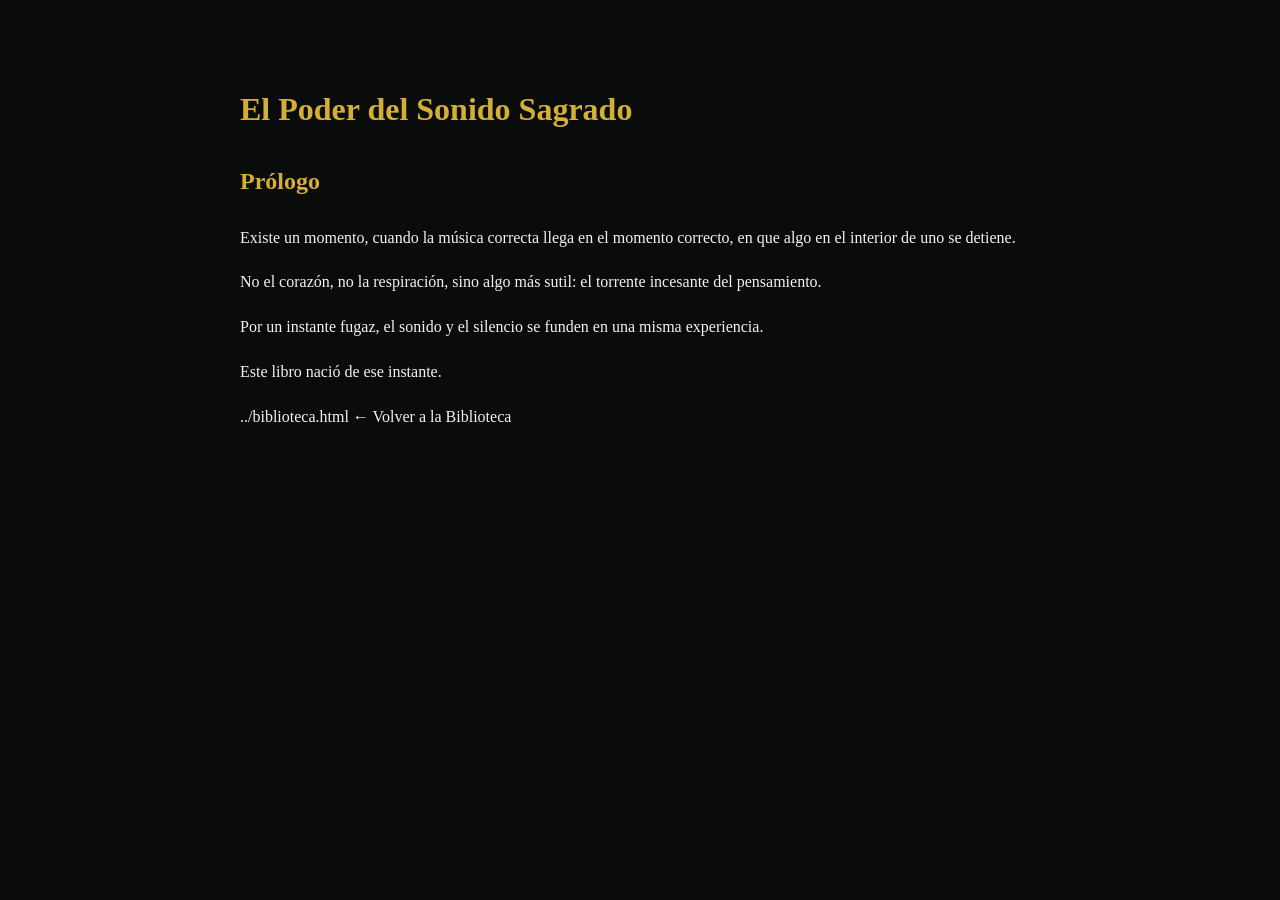
<file: prologos/vol1.html>
<!DOCTYPE html>
<html lang="es">
<head>
<meta charset="UTF-8">
<title>Prólogo - El Poder del Sonido Sagrado</title>

<style>
body{
    max-width:800px;
    margin:40px auto;
    padding:20px;
    background:#0A0B0B;
    color:#F5F2EB;
    font-family:Georgia, serif;
    line-height:1.8;
}

h1,h2{
    color:#D4AF37;
}

a{
    color:#D4AF37;
}
</style>

</head>

<body>

<h1>El Poder del Sonido Sagrado</h1>

<h2>Prólogo</h2>

<p>
Existe un momento, cuando la música correcta llega en el momento correcto,
en que algo en el interior de uno se detiene.
</p>

<p>
No el corazón, no la respiración, sino algo más sutil:
el torrente incesante del pensamiento.
</p>

<p>
Por un instante fugaz, el sonido y el silencio se funden
en una misma experiencia.
</p>

<p>
Este libro nació de ese instante.
</p>

<p>
../biblioteca.html
← Volver a la Biblioteca
</a>
</p>

</body>
</html>
</file>
